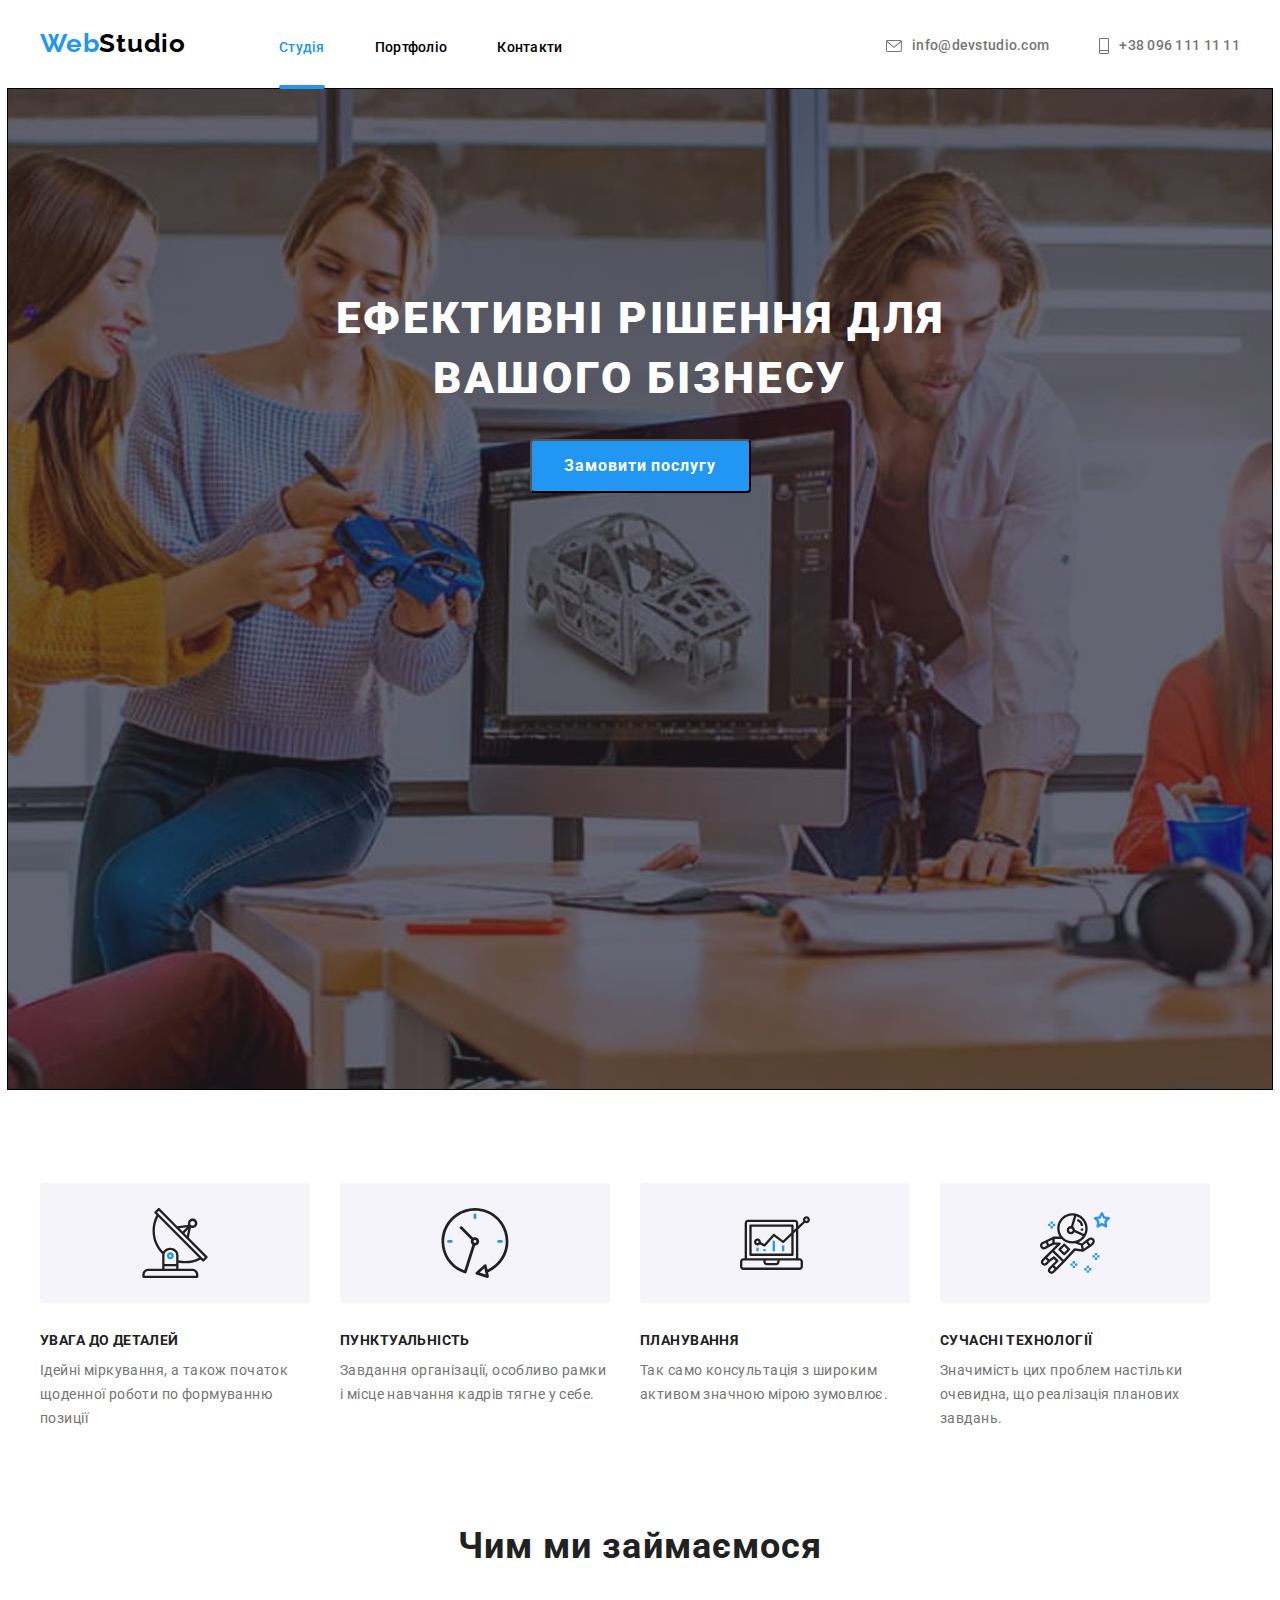
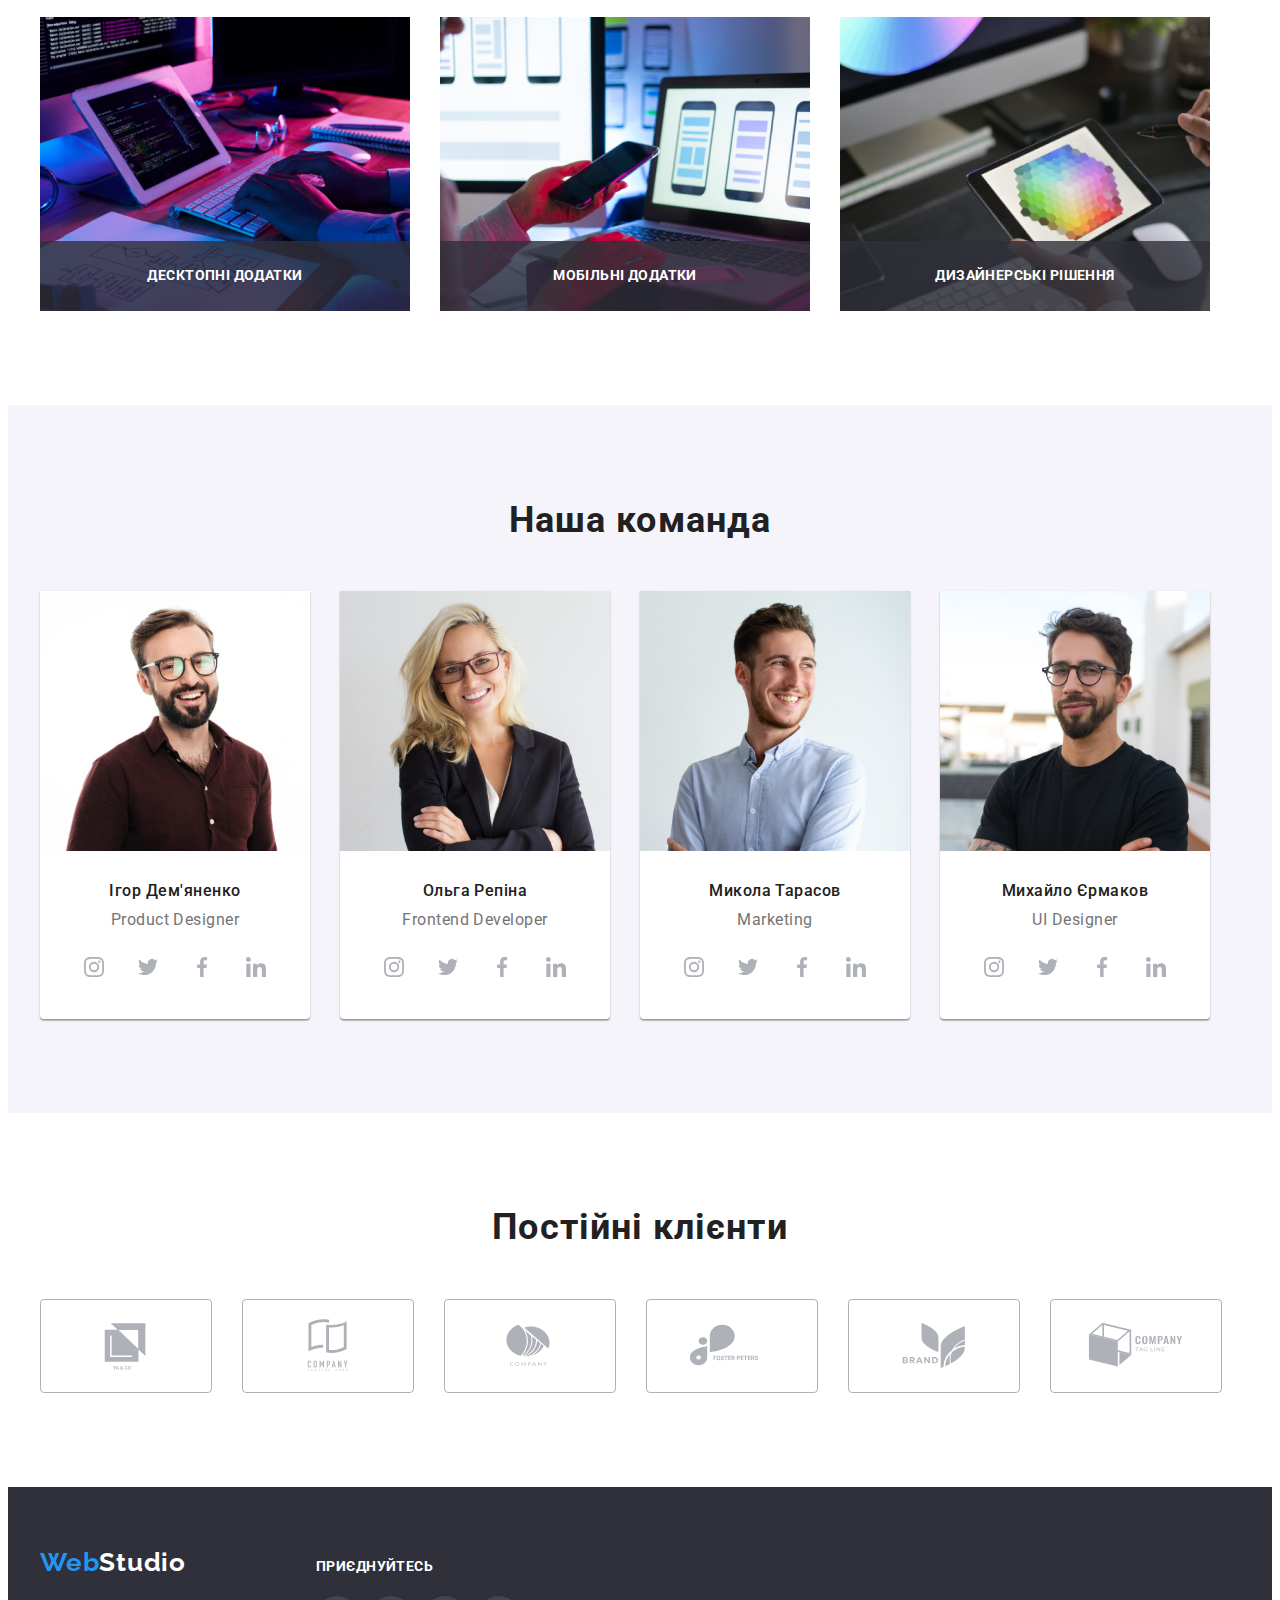
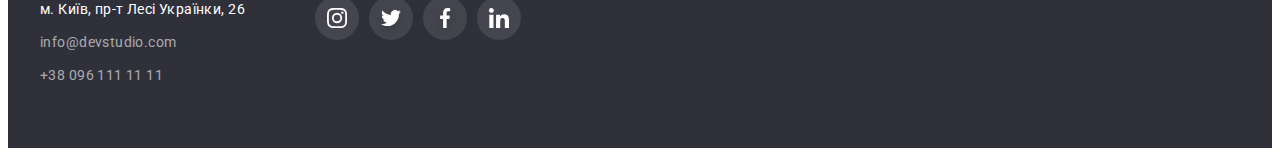
<file: index.html>
<!DOCTYPE html>
<html lang="ru">
  <head>
    <meta charset="UTF-8" />
    <meta http-equiv="X-UA-Compatible" content="IE=edge" />
    <meta name="viewport" content="width=device-width, initial-scale=1.0" />
    <title>goit-markup-hw-01</title>
    <link
      href="https://fonts.googleapis.com/css2?family=Raleway:wght@700&family=Roboto:wght@400;500;700;900&display=swap"
      rel="stylesheet"
    />
    <link
      rel="stylesheet"
      href="https://cdnjs.cloudflare.com/ajax/libs/modern-normalize/1.1.0/modern-normalize.min.css"
      integrity="sha512-wpPYUAdjBVSE4KJnH1VR1HeZfpl1ub8YT/NKx4PuQ5NmX2tKuGu6U/JRp5y+Y8XG2tV+wKQpNHVUX03MfMFn9Q=="
      crossorigin="anonymous"
      referrerpolicy="no-referrer"
    />
    <link rel="stylesheet" href="./css/styles.css" />
  </head>
  <body>
    <!-- Шапка -->
    <header class="header">
      <div class="conteiner box">
        <a href="/" class="header-logo link"
          ><span class="logo-text">Web</span>Studio</a
        >

        <nav>
          <ul class="header-list list box">
            <li class="header-item">
              <a href="" class="header-link link current">Студія</a>
            </li>
            <li class="header-item">
              <a
                href="./portfolio.html"
                target="_self"
                rel="norefferer noopener nofollow"
                class="header-link link"
                >Портфоліо
              </a>
            </li>
            <li class="header-item">
              <a href="" class="header-link link">Контакти</a>
            </li>
          </ul>
        </nav>

        <!-- Шапка  contacts -->

        <ul class="contacts-list list box">
          <li class="contacts-item">
            <a href="mailto:info@devstudio.com" class="header-contacts link"
              ><svg class="contacts-icon" width="16" height="12">
                <use
                  href="./images/icons.svg/symbol-defs-icon.svg#envelope"
                ></use>
              </svg>
              info@devstudio.com</a
            >
          </li>
          <li class="contacts-item">
            <a
              href="tel:+380961111111"
              class="header-contacts icon-vector link"
            >
              <svg class="contacts-icon" width="10" height="16">
                <use
                  href="./images/icons.svg/symbol-defs-icon.svg#vector"
                ></use></svg
              >+38 096 111 11 11
            </a>
          </li>
        </ul>
      </div>
    </header>
    <!-- main -->
    <main>
      <!-- Герой -->
      <section class="hero overlay">
        <div class="conteiner">
          <h1 class="hero-title">Ефективні рішення для вашого бізнесу</h1>
          <button type="button" class="hero-button" data-modal-open>
            Замовити послугу
          </button>
        </div>
      </section>
      <!-- Преимущетва -->
      <section class="benefits section pb-none">
        <div class="conteiner">
          <h2 class="benefits-title visually-hidden">Особливості</h2>
          <ul class="benefits-list list">
            <li class="benefits-item">
              <div class="benefits-overtittle">
                <svg class="benefits-icon" width="70" height="70">
                  <use
                    href="./images/icons.svg/symbol-defs-icon.svg#antenna"
                  ></use>
                </svg>
              </div>
              <h3 class="benefits-subtitle">Увага до деталей</h3>
              <p class="benefits-text">
                Ідейні міркування, а також початок щоденної роботи по формуванню
                позиції
              </p>
            </li>
            <li class="benefits-item">
              <div class="benefits-overtittle">
                <svg class="benefits-icon" width="70" height="70">
                  <use
                    href="./images/icons.svg/symbol-defs-icon.svg#clock"
                  ></use>
                </svg>
              </div>
              <h3 class="benefits-subtitle">Пунктуальність</h3>
              <p class="benefits-text">
                Завдання організації, особливо рамки і місце навчання кадрів
                тягне у себе.
              </p>
            </li>
            <li class="benefits-item">
              <div class="benefits-overtittle">
                <svg class="benefits-icon" width="70" height="70">
                  <use
                    href="./images/icons.svg/symbol-defs-icon.svg#diagram"
                  ></use>
                </svg>
              </div>
              <h3 class="benefits-subtitle">Планування</h3>
              <p class="benefits-text">
                Так само консультація з широким активом значною мірою зумовлює.
              </p>
            </li>
            <li class="benefits-item">
              <div class="benefits-overtittle">
                <svg class="benefits-icon" width="70" height="70">
                  <use
                    href="./images/icons.svg/symbol-defs-icon.svg#astronaut"
                  ></use>
                </svg>
              </div>
              <h3 class="benefits-subtitle">Сучасні технології</h3>
              <p class="benefits-text">
                Значимість цих проблем настільки очевидна, що реалізація
                планових завдань.
              </p>
            </li>
          </ul>
        </div>
      </section>
      <!-- Примеры работ  -->
      <section class="examples section">
        <div class="conteiner">
          <h2 class="examples-title title">Чим ми займаємося</h2>
          <ul class="examples-list list">
            <li class="examples-item">
              <img src="./images/box1.jpg" alt="Кодування" width="370" />
              <p class="examples-text">Десктопні додатки</p>
            </li>
            <li class="examples-item">
              <img src="./images/box2.jpg" alt="Оптимізація" width="370" />
              <p class="examples-text">Мобільні додатки</p>
            </li>
            <li class="examples-item">
              <img src="./images/box3.jpg" alt="дизайн" width="370" />
              <p class="examples-text">Дизайнерські рішення</p>
            </li>
          </ul>
        </div>
      </section>
      <!-- Наша команда  -->
      <section class="team section">
        <div class="conteiner">
          <h2 class="team-title title">Наша команда</h2>
          <ul class="team-list list">
            <li class="team-item">
              <img src="./images/img1.jpg" alt="Ігор Дем'яненко" width="270" />
              <div class="team-padding">
                <h3 class="team-name">Ігор Дем'яненко</h3>
                <p class="team-text">Product Designer</p>
                <ul class="team-conteiner-icon list">
                  <li class="team-item-icon">
                    <a href="" class="team-link-icon link">
                      <svg class="team-icon" width="20" height="20">
                        <use
                          href="./images/icons.svg/symbol-defs-icon.svg#instagram"
                        ></use>
                      </svg>
                    </a>
                  </li>
                  <li class="team-item-icon">
                    <a href="" class="team-link-icon link">
                      <svg class="team-icon" width="20" height="20">
                        <use
                          href="./images/icons.svg/symbol-defs-icon.svg#twitter"
                        ></use>
                      </svg>
                    </a>
                  </li>
                  <li class="team-item-icon">
                    <a href="" class="team-link-icon link">
                      <svg class="team-icon" width="20" height="20">
                        <use
                          href="./images/icons.svg/symbol-defs-icon.svg#facebook"
                        ></use>
                      </svg>
                    </a>
                  </li>
                  <li class="team-item-icon">
                    <a href="" class="team-link-icon link">
                      <svg class="team-icon" width="20" height="20">
                        <use
                          href="./images/icons.svg/symbol-defs-icon.svg#linkedin"
                        ></use>
                      </svg>
                    </a>
                  </li>
                </ul>
              </div>
            </li>
            <li class="team-item">
              <img src="./images/img2.jpg" alt="Ольга Репіна" width="270" />
              <div class="team-padding">
                <h3 class="team-name">Ольга Репіна</h3>
                <p class="team-text">Frontend Developer</p>
                <ul class="team-conteiner-icon list">
                  <li class="team-item-icon">
                    <a href="" class="team-link-icon link">
                      <svg class="team-icon" width="20" height="20">
                        <use
                          href="./images/icons.svg/symbol-defs-icon.svg#instagram"
                        ></use>
                      </svg>
                    </a>
                  </li>
                  <li class="team-item-icon">
                    <a href="" class="team-link-icon link">
                      <svg class="team-icon" width="20" height="20">
                        <use
                          href="./images/icons.svg/symbol-defs-icon.svg#twitter"
                        ></use>
                      </svg>
                    </a>
                  </li>
                  <li class="team-item-icon">
                    <a href="" class="team-link-icon link">
                      <svg class="team-icon" width="20" height="20">
                        <use
                          href="./images/icons.svg/symbol-defs-icon.svg#facebook"
                        ></use>
                      </svg>
                    </a>
                  </li>
                  <li class="team-item-icon">
                    <a href="" class="team-link-icon link">
                      <svg class="team-icon" width="20" height="20">
                        <use
                          href="./images/icons.svg/symbol-defs-icon.svg#linkedin"
                        ></use>
                      </svg>
                    </a>
                  </li>
                </ul>
              </div>
            </li>
            <li class="team-item">
              <img src="./images/img3.jpg" alt="Микола Тарасов" width="270" />
              <div class="team-padding">
                <h3 class="team-name">Микола Тарасов</h3>
                <p class="team-text">Marketing</p>
                <ul class="team-conteiner-icon list">
                  <li class="team-item-icon">
                    <a href="" class="team-link-icon link">
                      <svg class="team-icon" width="20" height="20">
                        <use
                          href="./images/icons.svg/symbol-defs-icon.svg#instagram"
                        ></use>
                      </svg>
                    </a>
                  </li>
                  <li class="team-item-icon">
                    <a href="" class="team-link-icon link">
                      <svg class="team-icon" width="20" height="20">
                        <use
                          href="./images/icons.svg/symbol-defs-icon.svg#twitter"
                        ></use>
                      </svg>
                    </a>
                  </li>
                  <li class="team-item-icon">
                    <a href="" class="team-link-icon link">
                      <svg class="team-icon" width="20" height="20">
                        <use
                          href="./images/icons.svg/symbol-defs-icon.svg#facebook"
                        ></use>
                      </svg>
                    </a>
                  </li>
                  <li class="team-item-icon">
                    <a href="" class="team-link-icon link">
                      <svg class="team-icon" width="20" height="20">
                        <use
                          href="./images/icons.svg/symbol-defs-icon.svg#linkedin"
                        ></use>
                      </svg>
                    </a>
                  </li>
                </ul>
              </div>
            </li>
            <li class="team-item">
              <img src="./images/img4.jpg" alt="Михайло Єрмаков" width="270" />
              <div class="team-padding">
                <h3 class="team-name">Михайло Єрмаков</h3>
                <p class="team-text">UI Designer</p>
                <ul class="team-conteiner-icon list">
                  <li class="team-item-icon">
                    <a href="" class="team-link-icon link">
                      <svg class="team-icon" width="20" height="20">
                        <use
                          href="./images/icons.svg/symbol-defs-icon.svg#instagram"
                        ></use>
                      </svg>
                    </a>
                  </li>
                  <li class="team-item-icon">
                    <a href="" class="team-link-icon link">
                      <svg class="team-icon" width="20" height="20">
                        <use
                          href="./images/icons.svg/symbol-defs-icon.svg#twitter"
                        ></use>
                      </svg>
                    </a>
                  </li>
                  <li class="team-item-icon">
                    <a href="" class="team-link-icon link">
                      <svg class="team-icon" width="20" height="20">
                        <use
                          href="./images/icons.svg/symbol-defs-icon.svg#facebook"
                        ></use>
                      </svg>
                    </a>
                  </li>
                  <li class="team-item-icon">
                    <a href="" class="team-link-icon link">
                      <svg class="team-icon" width="20" height="20">
                        <use
                          href="./images/icons.svg/symbol-defs-icon.svg#linkedin"
                        ></use>
                      </svg>
                    </a>
                  </li>
                </ul>
              </div>
            </li>
          </ul>
        </div>
      </section>
      <!-- Клиенты -->
      <section class="client section">
        <div class="conteiner">
          <h2 class="client-title">Постійні клієнти</h2>
          <ul class="client-list list">
            <li class="client-item">
              <a href="./" class="client-link-icon link"
                ><svg class="client-icon" width="106" height="60">
                  <use
                    href="./images/icons.svg/symbol-defs-icon.svg#Logo"
                  ></use></svg
              ></a>
            </li>
            <li class="client-item">
              <a href="./" class="client-link-icon link"
                ><svg class="client-icon" width="106" height="60">
                  <use
                    href="./images/icons.svg/symbol-defs-icon.svg#Logo1"
                  ></use></svg
              ></a>
            </li>
            <li class="client-item">
              <a href="./" class="client-link-icon link"
                ><svg class="client-icon" width="106" height="60">
                  <use
                    href="./images/icons.svg/symbol-defs-icon.svg#Logo2"
                  ></use></svg
              ></a>
            </li>
            <li class="client-item">
              <a href="./" class="client-link-icon link"
                ><svg class="client-icon" width="106" height="60">
                  <use
                    href="./images/icons.svg/symbol-defs-icon.svg#Logo3"
                  ></use></svg
              ></a>
            </li>
            <li class="client-item">
              <a href="./" class="client-link-icon link"
                ><svg class="client-icon" width="106" height="60">
                  <use
                    href="./images/icons.svg/symbol-defs-icon.svg#Logo4"
                  ></use></svg
              ></a>
            </li>
            <li class="client-item">
              <a href="./" class="client-link-icon link"
                ><svg class="client-icon" width="106" height="60">
                  <use
                    href="./images/icons.svg/symbol-defs-icon.svg#Logo5"
                  ></use></svg
              ></a>
            </li>
          </ul>
        </div>
      </section>
    </main>
    <!-- footer -->
    <footer class="footer">
      <div class="conteiner box">
        <div class="footer-block">
          <a href="/" class="footer-logo link"
            ><span class="logo-text">Web</span>Studio</a
          >
          <address class="footer-address">
            <p class="footer-text">м. Київ, пр-т Лесі Українки, 26</p>
            <ul class="footer-list list">
              <li class="footer-item">
                <a href="mailto:info@devstudio.com" class="footer-contacts link"
                  >info@devstudio.com</a
                >
              </li>
              <li class="footer-item">
                <a href="tel:+380961111111" class="footer-contacts link"
                  >+38 096 111 11 11</a
                >
              </li>
            </ul>
          </address>
        </div>
        <div class="footer-partner-block">
          <h2 class="footer-partner-title">приєднуйтесь</h2>
          <ul class="footer-partner-list list">
            <li class="footer-partner-item">
              <a href="./" class="footer-partner-link"
                ><svg class="footer-partner-icon" width="20" height="20">
                  <use
                    href="./images/icons.svg/symbol-defs-icon.svg#instagram"
                  ></use></svg
              ></a>
            </li>
            <li class="footer-partner-item">
              <a href="" class="footer-partner-link shadow"
                ><svg class="footer-partner-icon" width="20" height="20">
                  <use
                    href="./images/icons.svg/symbol-defs-icon.svg#twitter"
                  ></use></svg
              ></a>
            </li>
            <li class="footer-partner-item">
              <a href="" class="footer-partner-link shadow"
                ><svg class="footer-partner-icon" width="20" height="20">
                  <use
                    href="./images/icons.svg/symbol-defs-icon.svg#facebook"
                  ></use></svg
              ></a>
            </li>
            <li class="footer-partner-item">
              <a href="" class="footer-partner-link"
                ><svg class="footer-partner-icon" width="20" height="20">
                  <use
                    href="./images/icons.svg/symbol-defs-icon.svg#linkedin"
                  ></use></svg
              ></a>
            </li>
          </ul>
        </div>
      </div>
    </footer>
    <div class="backdrop is-hidden" data-modal>
      <div class="modal">
        <button class="modal-button" data-modal-close>
          <svg class="modal-close" width="18" height="18">
            <use
              href="./images/icons.svg/symbol-defs-icon.svg#closeblack"
            ></use>
          </svg>
        </button>
      </div>
    </div>
    <script src="./js/modal.js"></script>
  </body>
</html>
</file>
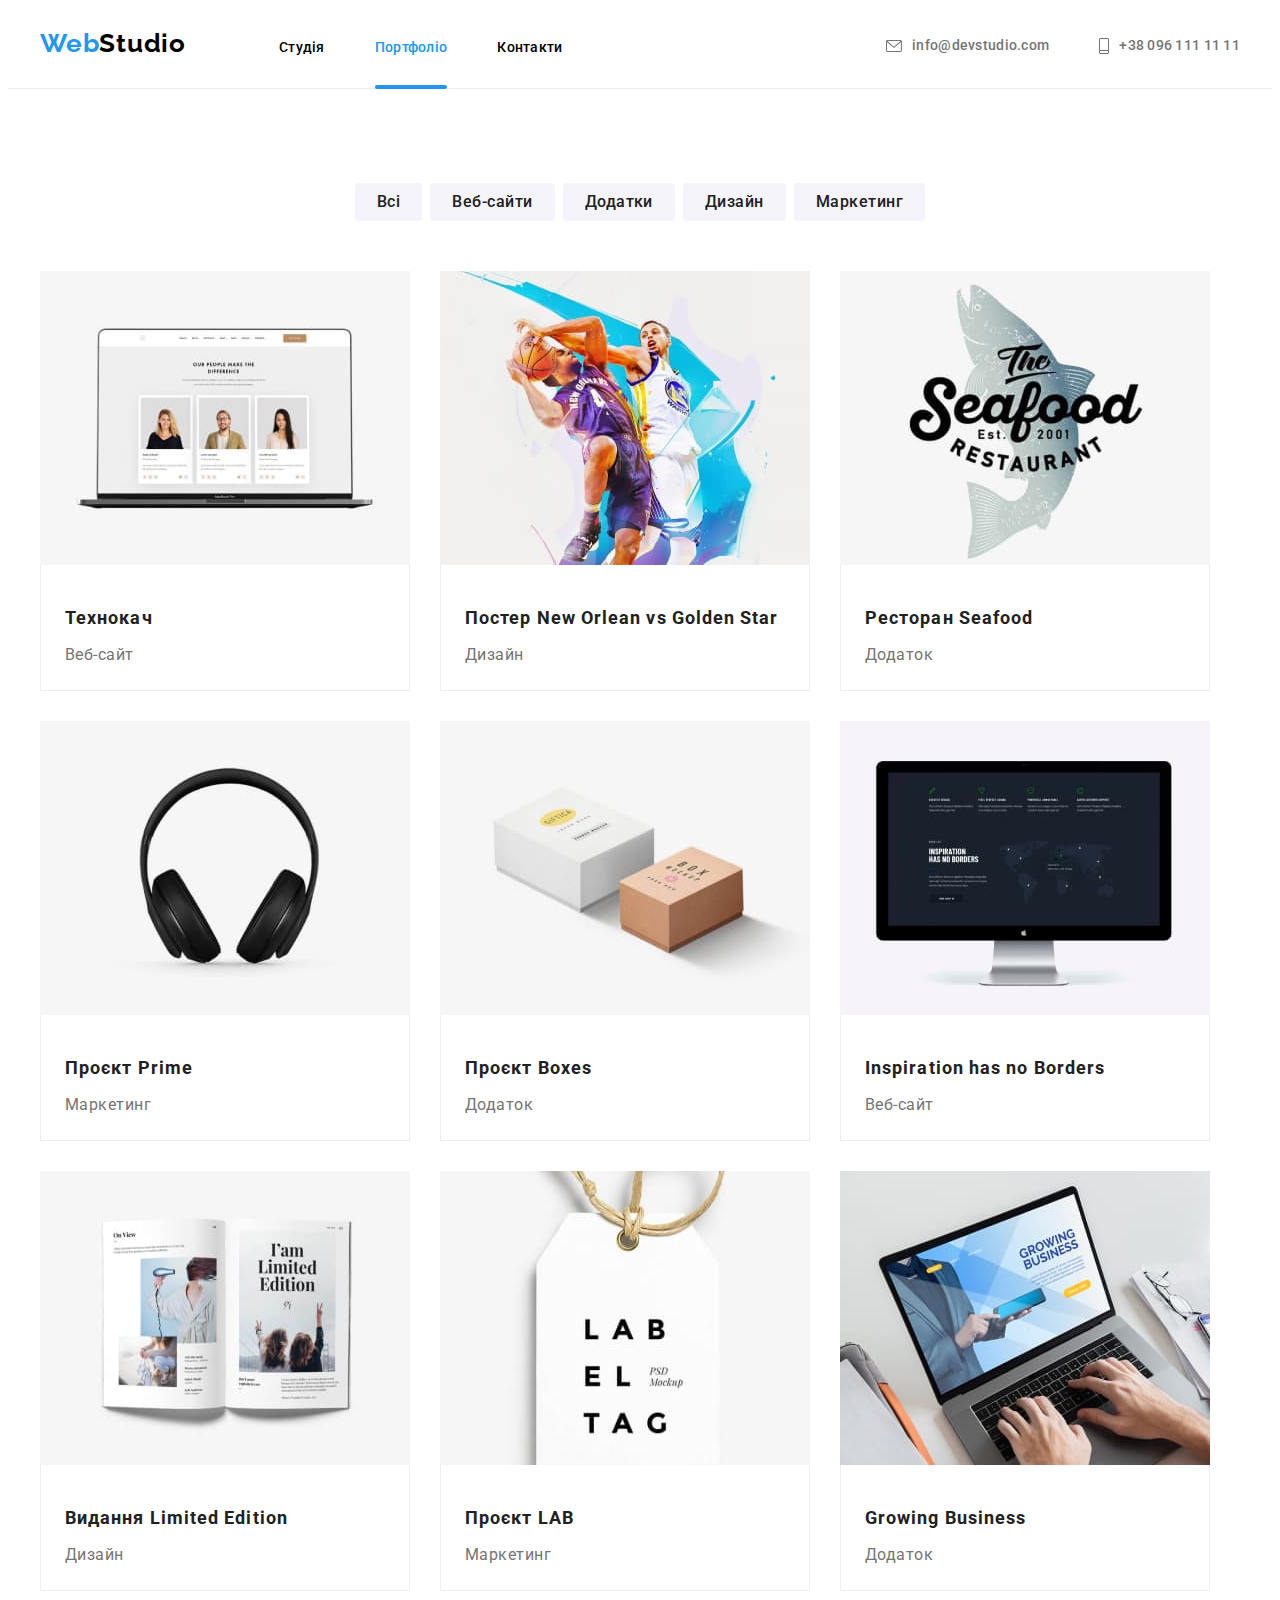
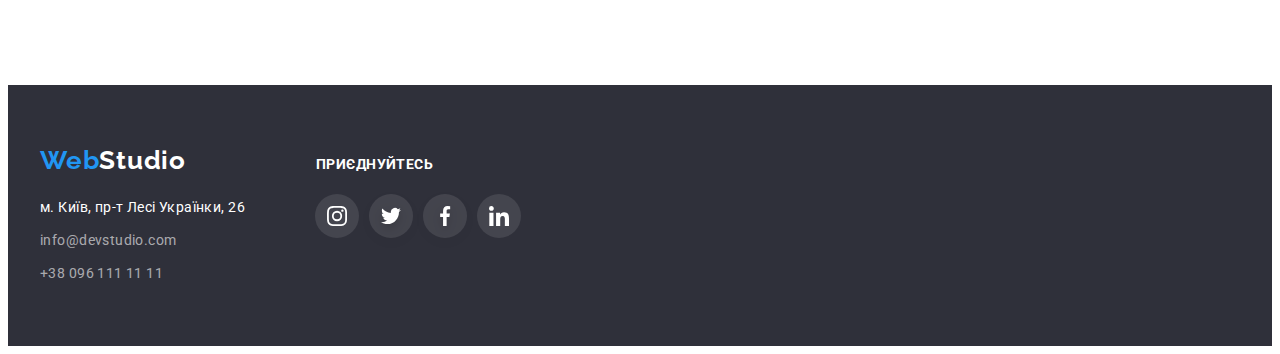
<file: portfolio.html>
<!DOCTYPE html>
<html lang="ru">
  <head>
    <meta charset="UTF-8" />
    <meta http-equiv="X-UA-Compatible" content="IE=edge" />
    <meta name="viewport" content="width=device-width, initial-scale=1.0" />
    <title>goit-markup-hw-02</title>
    <link
      href="https://fonts.googleapis.com/css2?family=Raleway:wght@700&family=Roboto:wght@400;500;700;900&display=swap"
      rel="stylesheet"
    />
    <link
      rel="stylesheet"
      href="https://cdnjs.cloudflare.com/ajax/libs/modern-normalize/1.1.0/modern-normalize.min.css"
      integrity="sha512-wpPYUAdjBVSE4KJnH1VR1HeZfpl1ub8YT/NKx4PuQ5NmX2tKuGu6U/JRp5y+Y8XG2tV+wKQpNHVUX03MfMFn9Q=="
      crossorigin="anonymous"
      referrerpolicy="no-referrer"
    />
    <link rel="stylesheet" href="./css/styles.css" />
  </head>
  <body>
    <!-- Шапка  -->
    <header class="header">
      <div class="conteiner box">
        <div class="logo">
          <a href="./index.html" class="header-logo link"
            ><span class="logo-text">Web</span>Studio</a
          >
        </div>
        <nav>
          <ul class="header-list list box">
            <li class="header-item">
              <a href="./index.html" class="header-link link">Студія</a>
            </li>
            <li class="header-item">
              <a
                href="/"
                target="_self"
                rel="norefferer noopener nofollow"
                class="header-link link current"
                >Портфоліо
              </a>
            </li>
            <li class="header-item">
              <a href="" class="header-link link">Контакти</a>
            </li>
          </ul>
        </nav>

        <!-- Шапка contacts -->

        <ul class="contacts-list list box">
          <li class="contacts-item">
            <a href="mailto:info@devstudio.com" class="header-contacts link"
              ><svg class="contacts-icon" width="16" height="12">
                <use
                  href="./images/icons.svg/symbol-defs-icon.svg#envelope"
                ></use>
              </svg>
              info@devstudio.com</a
            >
          </li>
          <li class="contacts-item">
            <a
              href="tel:+380961111111"
              class="header-contacts icon-vector link"
            >
              <svg class="contacts-icon" width="10" height="16">
                <use
                  href="./images/icons.svg/symbol-defs-icon.svg#vector"
                ></use></svg
              >+38 096 111 11 11
            </a>
          </li>
        </ul>
      </div>
    </header>
    <!-- main -->
    <main>
      <!-- Examples -->
      <section class="portfolio section">
        <div class="conteiner">
          <h1 class="works-title visually-hidden">Зразки наших робіт</h1>
          <ul class="portfolio-buttons list">
            <li class="portfolio-btn-item">
              <button type="button" class="portfolio-btn">Всі</button>
            </li>
            <li class="portfolio-btn-item">
              <button type="button" class="portfolio-btn">Веб-сайти</button>
            </li>
            <li class="portfolio-btn-item">
              <button type="button" class="portfolio-btn">Додатки</button>
            </li>
            <li class="portfolio-btn-item">
              <button type="button" class="portfolio-btn">Дизайн</button>
            </li>
            <li class="portfolio-btn-item">
              <button type="button" class="portfolio-btn">Маркетинг</button>
            </li>
          </ul>

          <ul class="portfolio-list list">
            <li class="portfolio-item">
              <a class="portfolio-item-link link" href="">
                <div class="porfolio-overlay">
                  <img
                    src="./images/port1.jpg"
                    alt="displaying the site on laptop"
                    width="370"
                    height="294"
                  />
                  <p class="overlay-tittle">
                    Ресурс пропонує комплексні пропозиції з різним рівнем
                    функціоналу та сервісів. Все це дозволить відвідувачу
                    отримати вичерпні відомості про компанію чи приватну особу.
                  </p>
                </div>
                <div class="portfilio-conteiner">
                  <h2 class="portfolio-subtitle">Технокач</h2>
                  <p class="portfolio-text">Веб-сайт</p>
                </div>
              </a>
            </li>
            <li class="portfolio-item">
              <a class="portfolio-item-link link" href="">
                <div class="porfolio-overlay">
                  <img
                    src="./images/port2.jpg"
                    alt="basketball players"
                    width="370"
                    height="294"
                  />
                  <p class="overlay-tittle">
                    Ресурс пропонує комплексні пропозиції з різним рівнем
                    функціоналу та сервісів. Все це дозволить відвідувачу
                    отримати вичерпні відомості про компанію чи приватну особу.
                  </p>
                </div>
                <div class="portfilio-conteiner">
                  <h2 class="portfolio-subtitle">
                    Постер New Orlean vs Golden Star
                  </h2>
                  <p class="portfolio-text">Дизайн</p>
                </div>
              </a>
            </li>
            <li class="portfolio-item">
              <a class="portfolio-item-link link" href="">
                <div class="porfolio-overlay">
                  <img
                    src="./images/port3.jpg"
                    alt="restaurant logo"
                    width="370"
                    height="294"
                  />
                  <p class="overlay-tittle">
                    Ресурс пропонує комплексні пропозиції з різним рівнем
                    функціоналу та сервісів. Все це дозволить відвідувачу
                    отримати вичерпні відомості про компанію чи приватну особу.
                  </p>
                </div>
                <div class="portfilio-conteiner">
                  <h2 class="portfolio-subtitle">Ресторан Seafood</h2>
                  <p class="portfolio-text">Додаток</p>
                </div>
              </a>
            </li>
            <li class="portfolio-item">
              <a class="portfolio-item-link link" href="">
                <div class="porfolio-overlay">
                  <img
                    src="./images/port4.jpg"
                    alt="headearphones"
                    width="370"
                    height="294"
                  />
                  <p class="overlay-tittle">
                    Ресурс пропонує комплексні пропозиції з різним рівнем
                    функціоналу та сервісів. Все це дозволить відвідувачу
                    отримати вичерпні відомості про компанію чи приватну особу.
                  </p>
                </div>
                <div class="portfilio-conteiner">
                  <h2 class="portfolio-subtitle">Проєкт Prime</h2>
                  <p class="portfolio-text">Маркетинг</p>
                </div>
              </a>
            </li>
            <li class="portfolio-item">
              <a class="portfolio-item-link link" href="">
                <div class="porfolio-overlay">
                  <img
                    src="./images/port5.jpg"
                    alt="boxes"
                    width="370"
                    height="294"
                  />
                  <p class="overlay-tittle">
                    Ресурс пропонує комплексні пропозиції з різним рівнем
                    функціоналу та сервісів. Все це дозволить відвідувачу
                    отримати вичерпні відомості про компанію чи приватну особу.
                  </p>
                </div>
                <div class="portfilio-conteiner">
                  <h2 class="portfolio-subtitle">Проєкт Boxes</h2>
                  <p class="portfolio-text">Додаток</p>
                </div>
              </a>
            </li>
            <li class="portfolio-item">
              <a class="portfolio-item-link link" href="">
                <div class="porfolio-overlay">
                  <img
                    src="./images/port6.jpg"
                    alt="displaying the site on monitor"
                    width="370"
                    height="294"
                  />
                  <p class="overlay-tittle">
                    Ресурс пропонує комплексні пропозиції з різним рівнем
                    функціоналу та сервісів. Все це дозволить відвідувачу
                    отримати вичерпні відомості про компанію чи приватну особу.
                  </p>
                </div>
                <div class="portfilio-conteiner">
                  <h2 class="portfolio-subtitle">Inspiration has no Borders</h2>
                  <p class="portfolio-text">Веб-сайт</p>
                </div>
              </a>
            </li>
            <li class="portfolio-item">
              <a class="portfolio-item-link link" href="">
                <div class="porfolio-overlay">
                  <img
                    src="./images/port7.jpg"
                    alt="open book"
                    width="370"
                    height="294"
                  />
                  <p class="overlay-tittle">
                    Ресурс пропонує комплексні пропозиції з різним рівнем
                    функціоналу та сервісів. Все це дозволить відвідувачу
                    отримати вичерпні відомості про компанію чи приватну особу.
                  </p>
                </div>
                <div class="portfilio-conteiner">
                  <h2 class="portfolio-subtitle">Видання Limited Edition</h2>
                  <p class="portfolio-text">Дизайн</p>
                </div>
              </a>
            </li>
            <li class="portfolio-item">
              <a class="portfolio-item-link link" href="">
                <div class="porfolio-overlay">
                  <img
                    src="./images/port8.jpg"
                    alt="bage with name of company"
                    width="370"
                    height="294"
                  />
                  <p class="overlay-tittle">
                    Ресурс пропонує комплексні пропозиції з різним рівнем
                    функціоналу та сервісів. Все це дозволить відвідувачу
                    отримати вичерпні відомості про компанію чи приватну особу.
                  </p>
                </div>
                <div class="portfilio-conteiner">
                  <h2 class="portfolio-subtitle">Проєкт LAB</h2>
                  <p class="portfolio-text">Маркетинг</p>
                </div>
              </a>
            </li>
            <li class="portfolio-item">
              <a class="portfolio-item-link link" href="">
                <div class="porfolio-overlay">
                  <img
                    src="./images/port9.jpg"
                    alt="man typing on laptop"
                    width="370"
                    height="294"
                  />
                  <p class="overlay-tittle">
                    Ресурс пропонує комплексні пропозиції з різним рівнем
                    функціоналу та сервісів. Все це дозволить відвідувачу
                    отримати вичерпні відомості про компанію чи приватну особу.
                  </p>
                </div>
                <div class="portfilio-conteiner">
                  <h2 class="portfolio-subtitle">Growing Business</h2>
                  <p class="portfolio-text">Додаток</p>
                </div>
              </a>
            </li>
          </ul>
        </div>
      </section>
    </main>
    <!-- footer -->
    <footer class="footer">
      <div class="conteiner box">
        <div class="footer-block">
          <a href="/" class="footer-logo link"
            ><span class="logo-text">Web</span>Studio</a
          >
          <address class="footer-address">
            <p class="footer-text">м. Київ, пр-т Лесі Українки, 26</p>
            <ul class="footer-list list">
              <li class="footer-item">
                <a href="mailto:info@devstudio.com" class="footer-contacts link"
                  >info@devstudio.com</a
                >
              </li>
              <li class="footer-item">
                <a href="tel:+380961111111" class="footer-contacts link"
                  >+38 096 111 11 11</a
                >
              </li>
            </ul>
          </address>
        </div>
        <div class="footer-partner-block">
          <h2 class="footer-partner-title">приєднуйтесь</h2>
          <ul class="footer-partner-list list">
            <li class="footer-partner-item">
              <a href="./" class="footer-partner-link"
                ><svg class="footer-partner-icon" width="20" height="20">
                  <use
                    href="./images/icons.svg/symbol-defs-icon.svg#instagram"
                  ></use></svg
              ></a>
            </li>
            <li class="footer-partner-item">
              <a href="./" class="footer-partner-link shadow"
                ><svg class="footer-partner-icon" width="20" height="20">
                  <use
                    href="./images/icons.svg/symbol-defs-icon.svg#twitter"
                  ></use></svg
              ></a>
            </li>
            <li class="footer-partner-item">
              <a href="./" class="footer-partner-link shadow"
                ><svg class="footer-partner-icon" width="20" height="20">
                  <use
                    href="./images/icons.svg/symbol-defs-icon.svg#facebook"
                  ></use></svg
              ></a>
            </li>
            <li class="footer-partner-item">
              <a href="./" class="footer-partner-link"
                ><svg class="footer-partner-icon" width="20" height="20">
                  <use
                    href="./images/icons.svg/symbol-defs-icon.svg#linkedin"
                  ></use></svg
              ></a>
            </li>
          </ul>
        </div>
      </div>
    </footer>
  </body>
</html>
</file>
<file: css/styles.css>
:root {
  --titles-color: #212121;
  --light-titles-color: #ffffff;
  --text-color: #757575;
  --accent-color: #2196f3;
  --logo-color: #000000;
  --basement-logo-color: #ffffff;
  --basement-contacts-color: rgba(255, 255, 255, 0.6);

  --first-bcg-color: #ffffff;
  --sec-bcg-color: #2f303a;
  --third-bcg-color: #f5f4fa;

  --first-font-btn-color: #ffffff;
  --sec-font-btn-color: #212121;
  --first-bcg-btn-color: #2196f3;
  --sec-bcg-btn-color: #188ce8;
}
body {
  font-family: "Roboto", sans-serif;
}
.link {
  display: block;
  text-decoration: none;
  color: inherit;
}
.list {
  padding: 0;
  list-style: none;
  margin: 0;
}
/* Ховаємо заголовок */
.visually-hidden {
  position: absolute;
  white-space: nowrap;
  width: 1px;
  height: 1px;
  overflow: hidden;
  border: 0;
  padding: 0;
  clip: rect(0 0 0 0);
  clip-path: inset(50%);
  margin: -1px;
}
/*----------STUDIO PAGE-----------*/
.title {
  margin: 0 0 50px;

  font-size: 36px;
  line-height: 1.17;
  letter-spacing: 0.03em;
  color: var(--titles-color);
}
.section {
  padding: 94px 0;
}
.conteiner {
  width: 1200px;
  margin-left: auto;
  margin-right: auto;
  padding-left: 15px;
  padding-right: 15px;
}
h1 h2,
h3,
h4,
h5,
h6,
p {
  margin: 0;
}
img {
  display: block;
}

/*----------Шапка-----------*/

.header {
  background-color: var(--first-bcg-color);
  border-bottom: 1px solid #ececec;
}
.box {
  display: flex;
  align-items: center;
}

.header-logo {
  margin-right: 93px;

  font-family: "Raleway", sans-serif;
  font-weight: 700;
  font-size: 26px;
  line-height: 1.19;
  letter-spacing: 0.03em;
  color: var(--logo-color);
}

.logo-text {
  color: var(--accent-color);
}
.logo {
}

.header-link {
  display: block;
  position: relative;
  padding-top: 32px;
  padding-bottom: 32px;

  font-weight: 500;
  font-size: 14px;
  line-height: 1.14;
  letter-spacing: 0.02em;
  transition: color 250ms cubic-bezier(0.4, 0, 0.2, 1);
}

.header-link:hover,
.header-link:focus {
  color: var(--accent-color);
}
.header-list .link.current::after {
  content: "";
  position: absolute;
  display: block;
  width: 100%;
  height: 4px;
  left: 0;
  bottom: -1px;
  border-radius: 2px;
  background: #2196f3;
}
.header-list .current {
  color: #2196f3;
}
.contacts-list,
.header-list {
  display: flex;
  gap: 50px;
}
.contacts-list {
  margin-left: auto;
}
.header-contacts {
  padding-top: 32px;
  padding-bottom: 32px;

  font-weight: 500;
  font-size: 14px;
  line-height: 1.14;
  letter-spacing: 0.02em;
  color: var(--text-color);
}

.header-contacts {
  display: flex;
  align-items: center;
  padding-top: 10px;
  padding-bottom: 10px;
  font-weight: 500;
  font-size: 14px;
  line-height: 1.14;
  letter-spacing: 0.02em;
  transition: color 250ms cubic-bezier(0.4, 0, 0.2, 1);
}
.contacts-icon {
  margin-right: 10px;
  fill: currentColor;
}

.header-contacts:hover,
.header-contacts:focus {
  color: var(--accent-color);
}

/*----------Герой-----------*/

.hero {
  background-color: var(--sec-bcg-color);
  padding: 200px 0;
}
.overlay {
  max-width: 1600px;
  height: 600px;
  margin-left: auto;
  margin-right: auto;
  outline: 1px solid black;
  background-image: linear-gradient(
      to right,
      rgba(47, 48, 58, 0.4),
      rgba(47, 48, 58, 0.4)
    ),
    url(../images/imgoverlay.jpg);
  background-repeat: no-repeat;
  background-position: center;
  background-size: cover;
}

.hero-title {
  margin: 0 auto 30px;
  max-width: 696px;

  font-weight: 900;
  font-size: 44px;
  line-height: 1.36;
  text-align: center;
  letter-spacing: 0.06em;
  text-transform: uppercase;
  color: var(--light-titles-color);
}

.hero-button {
  display: block;
  min-width: 221px;
  padding: 10px 32px;
  margin: 0 auto;

  font-family: inherit;
  font-weight: 700;
  font-size: 16px;
  line-height: 1.88;
  letter-spacing: 0.06em;
  border-radius: 4px;
  color: var(--first-font-btn-color);
  background-color: var(--first-bcg-btn-color);
  cursor: pointer;
  transition: background-color 250ms cubic-bezier(0.4, 0, 0.2, 1);
}

.hero-button:hover,
.hero-button:focus {
  background-color: var(--sec-bcg-btn-color);
  color: var(--first-font-btn-color);
}

/*----------Преимущетва -----------*/
.pb-none {
  padding-bottom: 0;
}
.benefits-overtittle {
  display: flex;
  justify-content: center;
  align-items: center;
  height: 120px;
  margin-bottom: 30px;
  border-radius: 4px;
  background-color: #f5f4fa;
}
.benefits-list {
  display: flex;
  gap: 30px;
}

.benefits-subtitle {
  margin-bottom: 10px;

  font-weight: 700;
  font-size: 14px;
  line-height: 1.14;
  letter-spacing: 0.03em;
  text-transform: uppercase;
  color: var(--titles-color);
}
.benefits-text {
  width: 270px;
  font-size: 14px;
  line-height: 1.71;
  letter-spacing: 0.03em;
  color: var(--text-color);
}

/*----------Примеры работ-----------*/
.examples {
  background-color: var(--first-bcg-color);
  text-align: center;
}
.examples-list {
  display: flex;
  gap: 30px;
}
.examples-item {
  position: relative;
}
.examples-text {
  display: flex;
  position: absolute;
  font-style: normal;
  font-weight: 700;
  font-size: 14px;
  line-height: 1.14;
  letter-spacing: 0.03em;
  text-transform: uppercase;
  align-items: center;
  justify-content: center;
  width: 100%;
  height: 70px;
  bottom: 0px;
  color: #ffffff;
  background-color: rgba(47, 48, 58, 0.8);
}

/*----------Наша команда-----------*/
.team {
  background-color: var(--third-bcg-color);
  text-align: center;
}
.team-list {
  display: flex;
  gap: 30px;
}
.team-item {
  width: 270px;
  text-align: center;
  box-shadow: 0px 1px 3px rgba(0, 0, 0, 0.12), 0px 1px 1px rgba(0, 0, 0, 0.14),
    0px 2px 1px rgba(0, 0, 0, 0.2);
  border-radius: 0px 0px 4px 4px;
  background-color: #ffffff;
}

.team-name {
  font-weight: 500;
  font-size: 16px;
  line-height: 1.19;
  margin-bottom: 10px;
  letter-spacing: 0.03em;
  color: var(--titles-color);
}
.team-text {
  font-size: 16px;
  line-height: 1.19;
  letter-spacing: 0.03em;
  color: var(--text-color);
  margin-bottom: 16px;
}
.team-conteiner-icon {
  display: flex;
  justify-content: center;
  gap: 10px;
}
.team-link-icon {
  display: flex;
  align-items: center;
  justify-content: center;
  width: 44px;
  height: 44px;
  border-radius: 50%;
  transition: background-color 250ms cubic-bezier(0.4, 0, 0.2, 1),
    color 250ms cubic-bezier(0.4, 0, 0.2, 1);
  color: #afb1b8;
}
.team-icon {
  display: inline-flex;
  fill: currentColor;
}

.team-link-icon:hover,
.team-link-icon:focus {
  background-color: #2196f3;
  color: #ffffff;
}

.team-padding {
  padding-top: 30px;
  padding-right: 15px;
  padding-bottom: 30px;
  padding-left: 15px;
}
/*-------Постоянные клиенты------*/
.client {
  background-color: #ffffff;
  text-align: center;
}
.client-title {
  margin-top: 0px;
  margin-bottom: 50px;
  font-weight: 700;
  font-size: 36px;
  line-height: 1.16;
  text-align: center;
  letter-spacing: 0.03em;
  color: var(--titles-color);
}
.client-list {
  display: flex;
  gap: 30px;
}
.client-link-icon {
  display: flex;
  align-items: center;
  justify-content: center;
  width: 170px;
  height: 92px;
  border: 1px solid #afb1b8;
  border-radius: 4px;
  cursor: pointer;
}
.client-link-icon,
.client-icon {
  transition: fill 250ms cubic-bezier(0.4, 0, 0.2, 1),
    border 250ms cubic-bezier(0.4, 0, 0.2, 1);
}

.client-icon {
  fill: #afb1b8;
}

.client-link-icon:hover .client-icon,
.client-link-icon:focus .client-icon {
  fill: #2196f3;
}

.client-link-icon:hover,
.client-link-icon:focus {
  border-color: #2196f3;
}

/*----------footer------------*/
.footer {
  padding-top: 60px;
  padding-bottom: 60px;
  background-color: var(--sec-bcg-color);
}
.conteiner.box {
  display: flex;
  align-items: baseline;
}
.footer-block {
  margin-right: 70px;
}

.footer-logo {
  display: inline-block;
  margin-bottom: 20px;
  font-family: "Raleway", sans-serif;
  font-style: normal;
  font-weight: 700;
  font-size: 26px;
  line-height: 1.19;
  letter-spacing: 0.03em;
  color: var(--basement-logo-color);
}
.logo-text {
  color: var(--accent-color);
}

.footer-address {
  font-style: normal;
}

.footer-text {
  display: inline-block;
  margin-bottom: 9px;
  font-size: 14px;
  line-height: 1.71;
  letter-spacing: 0.03em;
  color: var(--light-titles-color);
}
.footer-list > .footer-item:not(:last-child) {
  margin-bottom: 9px;
}

.footer-contacts {
  display: inline-block;
  font-size: 14px;
  line-height: 1.71;
  letter-spacing: 0.03em;
  color: var(--basement-contacts-color);
}

.footer-partner-title {
  margin-top: 0;
  margin-bottom: 20px;
  font-weight: 700;
  font-size: 14px;
  line-height: 1.14;
  letter-spacing: 0.03em;
  text-transform: uppercase;
  color: #ffffff;
  border: 1px solid #2f303a;
}

.footer-partner-list {
  display: flex;
  gap: 10px;
}

.footer-partner-link {
  display: flex;
  justify-content: center;
  align-items: center;
  width: 44px;
  height: 44px;

  border-radius: 50%;
  background-color: rgba(255, 255, 255, 0.1);
  transition: background-color 250ms cubic-bezier(0.4, 0, 0.2, 1);
}

.shadow {
  filter: drop-shadow(0px 4px 4px rgba(0, 0, 0, 0.25));
}

.footer-partner-icon {
  fill: var(--light-titles-color);
}

.footer-partner-link:hover,
.footer-partner-link:focus {
  background-color: var(--accent-color);
}

/*----------PORTFOLIO PAGE-----------*/
/*----------EXAMPLES------------*/
.portfolio-buttons {
  display: flex;
  justify-content: center;
  gap: 8px;
  margin-bottom: 50px;
}

.portfolio-btn {
  font-family: inherit;
  font-weight: 500;
  font-size: 16px;
  line-height: 1.62;
  text-align: center;
  letter-spacing: 0.03em;
  padding: 6px 22px;
  background-color: var(--third-bcg-color);
  color: var(--titles-color);
  border: none;
  border-radius: 4px;
  cursor: pointer;
  transition: color 250ms cubic-bezier(0.4, 0, 0.2, 1),
    background-color 250ms cubic-bezier(0.4, 0, 0.2, 1),
    box-shadow 250ms cubic-bezier(0.4, 0, 0.2, 1);
}

.portfolio-btn:hover,
.portfolio-btn:focus {
  color: var(--first-font-btn-color);
  background-color: var(--first-bcg-btn-color);
  box-shadow: 0px 3px 1px rgba(0, 0, 0, 0.1), 0px 1px 2px rgba(0, 0, 0, 0.08),
    0px 2px 2px rgba(0, 0, 0, 0.12);
}
.portfolio-list {
  display: flex;
  flex-wrap: wrap;
  gap: 30px;
}

.portfolio-item {
  width: 370px;
}

.portfolio-list .portfolio-item-link {
  display: block;
  text-decoration: none;
  transition: box-shadow 250ms cubic-bezier(0.4, 0, 0.2, 1);
}
.porfolio-overlay {
  position: relative;
  overflow: hidden;
}
.overlay-tittle {
  position: absolute;
  display: block;
  top: 0;
  left: 0;
  width: 100%;
  height: 100%;
  padding: 63px 24px;
  font-style: normal;
  font-weight: 400;
  font-size: 18px;
  line-height: 1.56;
  letter-spacing: 0.03em;
  transform: translateY(101%);
  transition: transform 250ms cubic-bezier(0.4, 0, 0.2, 1);
  color: #ffffff;
  background-color: rgba(33, 150, 243, 0.9);
}
.link:hover .overlay-tittle,
.link:hover .overlay-tittle {
  transform: translateY(0);
}
.portfilio-conteiner {
  padding: 20px 24px;
  border: 1px solid #eeeeee;
  border-top: none;
}

.portfolio-subtitle {
  font-size: 18px;
  line-height: 2;
  letter-spacing: 0.06em;
  margin-bottom: 4px;
  color: var(--titles-color);
}

.portfolio-text {
  font-size: 16px;
  line-height: 1.88;
  letter-spacing: 0.03em;
  color: var(--text-color);
}

.portfolio-item-link:hover,
.portfolio-item-link:focus {
  box-shadow: 0px 1px 1px rgba(0, 0, 0, 0.12), 0px 4px 4px rgba(0, 0, 0, 0.06),
    1px 4px 6px rgba(0, 0, 0, 0.16);
}
/*----------modal------------*/

.backdrop.is-hidden {
  visibility: hidden;
  opacity: 0;
  pointer-events: none;
}
.backdrop {
  position: fixed;
  top: 0;
  left: 0;
  width: 100%;
  height: 100%;
  opacity: 1;
  transition: opacity 250ms cubic-bezier(0.4, 0, 0.2, 1),
    visibility 250ms cubic-bezier(0.4, 0, 0.2, 1);
  background-color: rgba(0, 0, 0, 0.2);
}
.backdrop.is-hidden .modal {
  transform: translate(-50%, -50%) scale(0) rotate(360deg);
}
.modal {
  position: absolute;
  top: 50%;
  left: 50%;

  min-height: 528px;
  width: 581px;
  background-color: #ffffff;
  box-shadow: 0px 1px 3px rgba(0, 0, 0, 0.12), 0px 1px 1px rgba(0, 0, 0, 0.14),
    0px 2px 1px rgba(0, 0, 0, 0.2);
  border-radius: 4px;
  transform: translate(-50%, -50%) scale(1) rotate(0);
  transition: transform 250ms cubic-bezier(0.4, 0, 0.2, 1);
}

.modal-button {
  display: flex;
  position: absolute;
  justify-content: flex-end;
  align-items: center;
  top: 8px;
  right: 8px;
  width: 30px;
  height: 30px;
  border-radius: 50%;
  background: #ffffff;
  border: 1px solid rgba(0, 0, 0, 0.1);
}

.modal-button:hover,
.modal-button:focus {
  color: var(--accent-color);
}
.modal-close {
  fill: currentColor;
}
</file>
